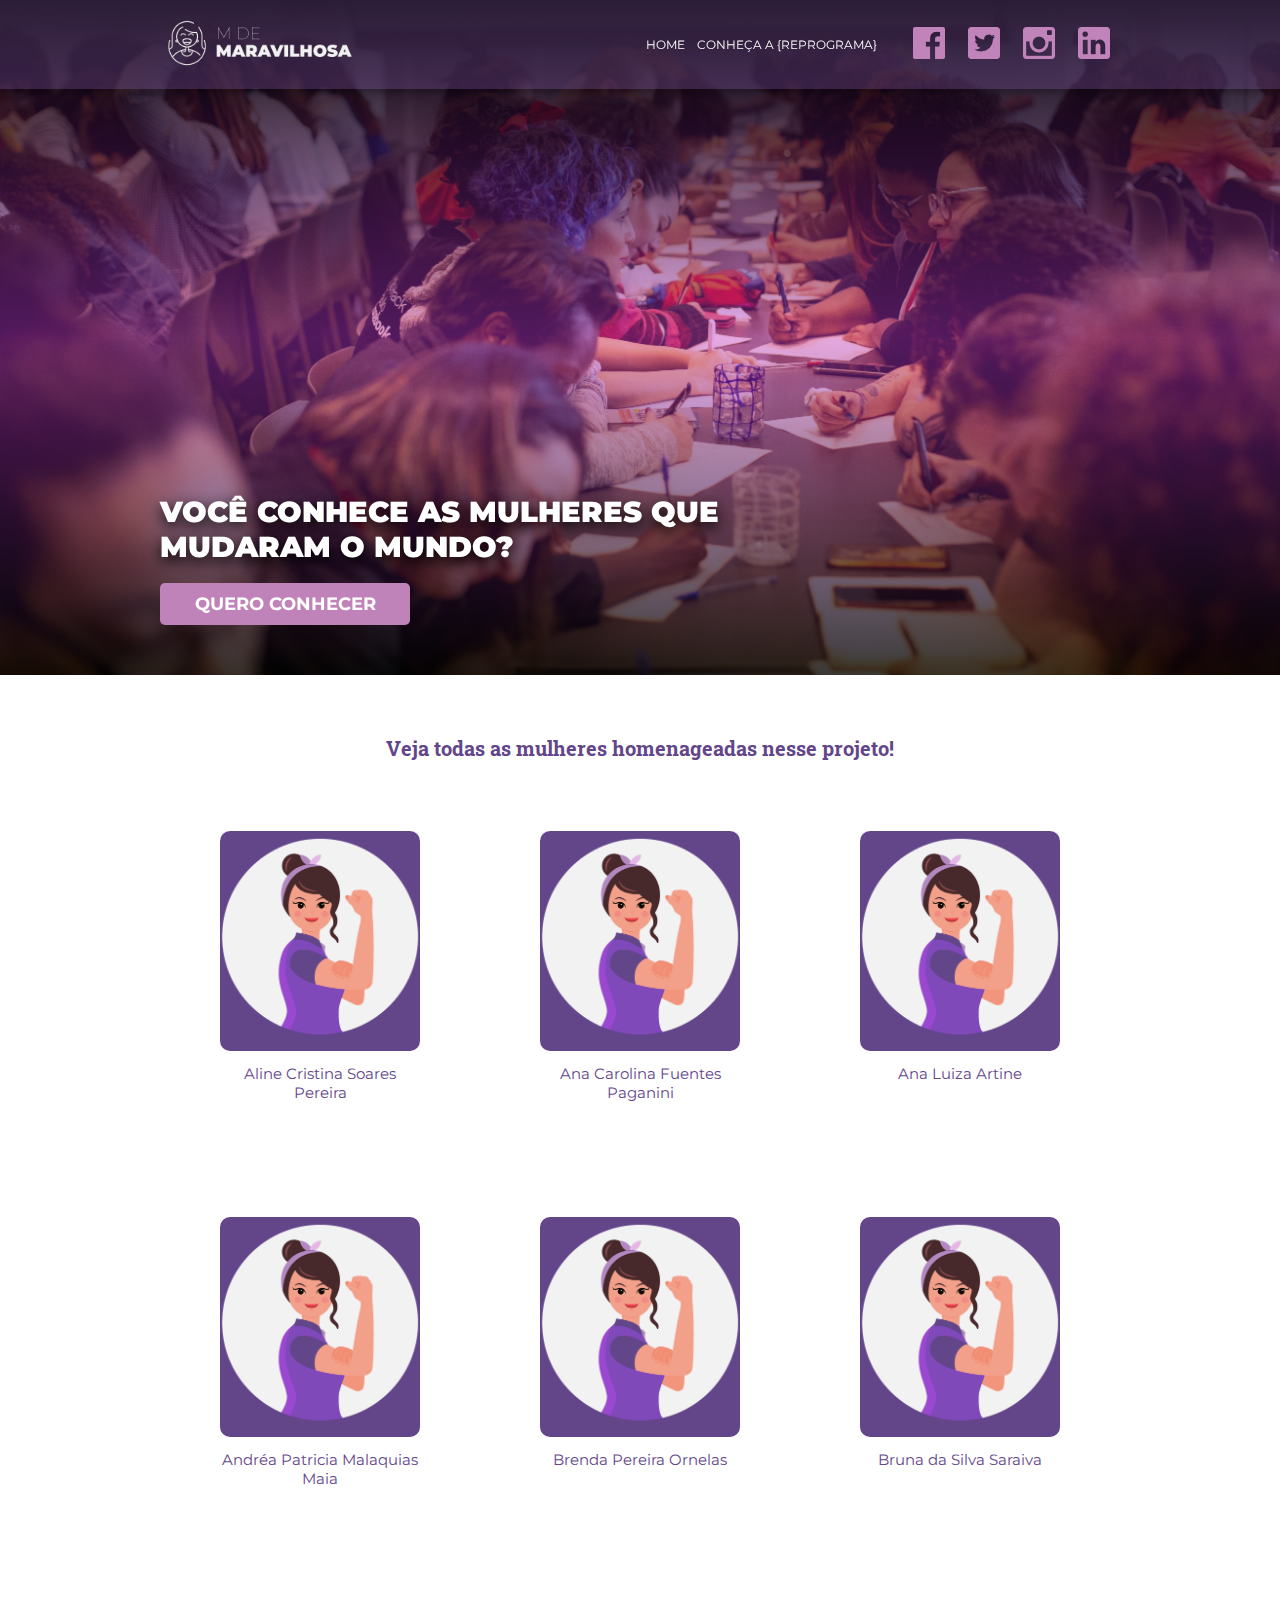
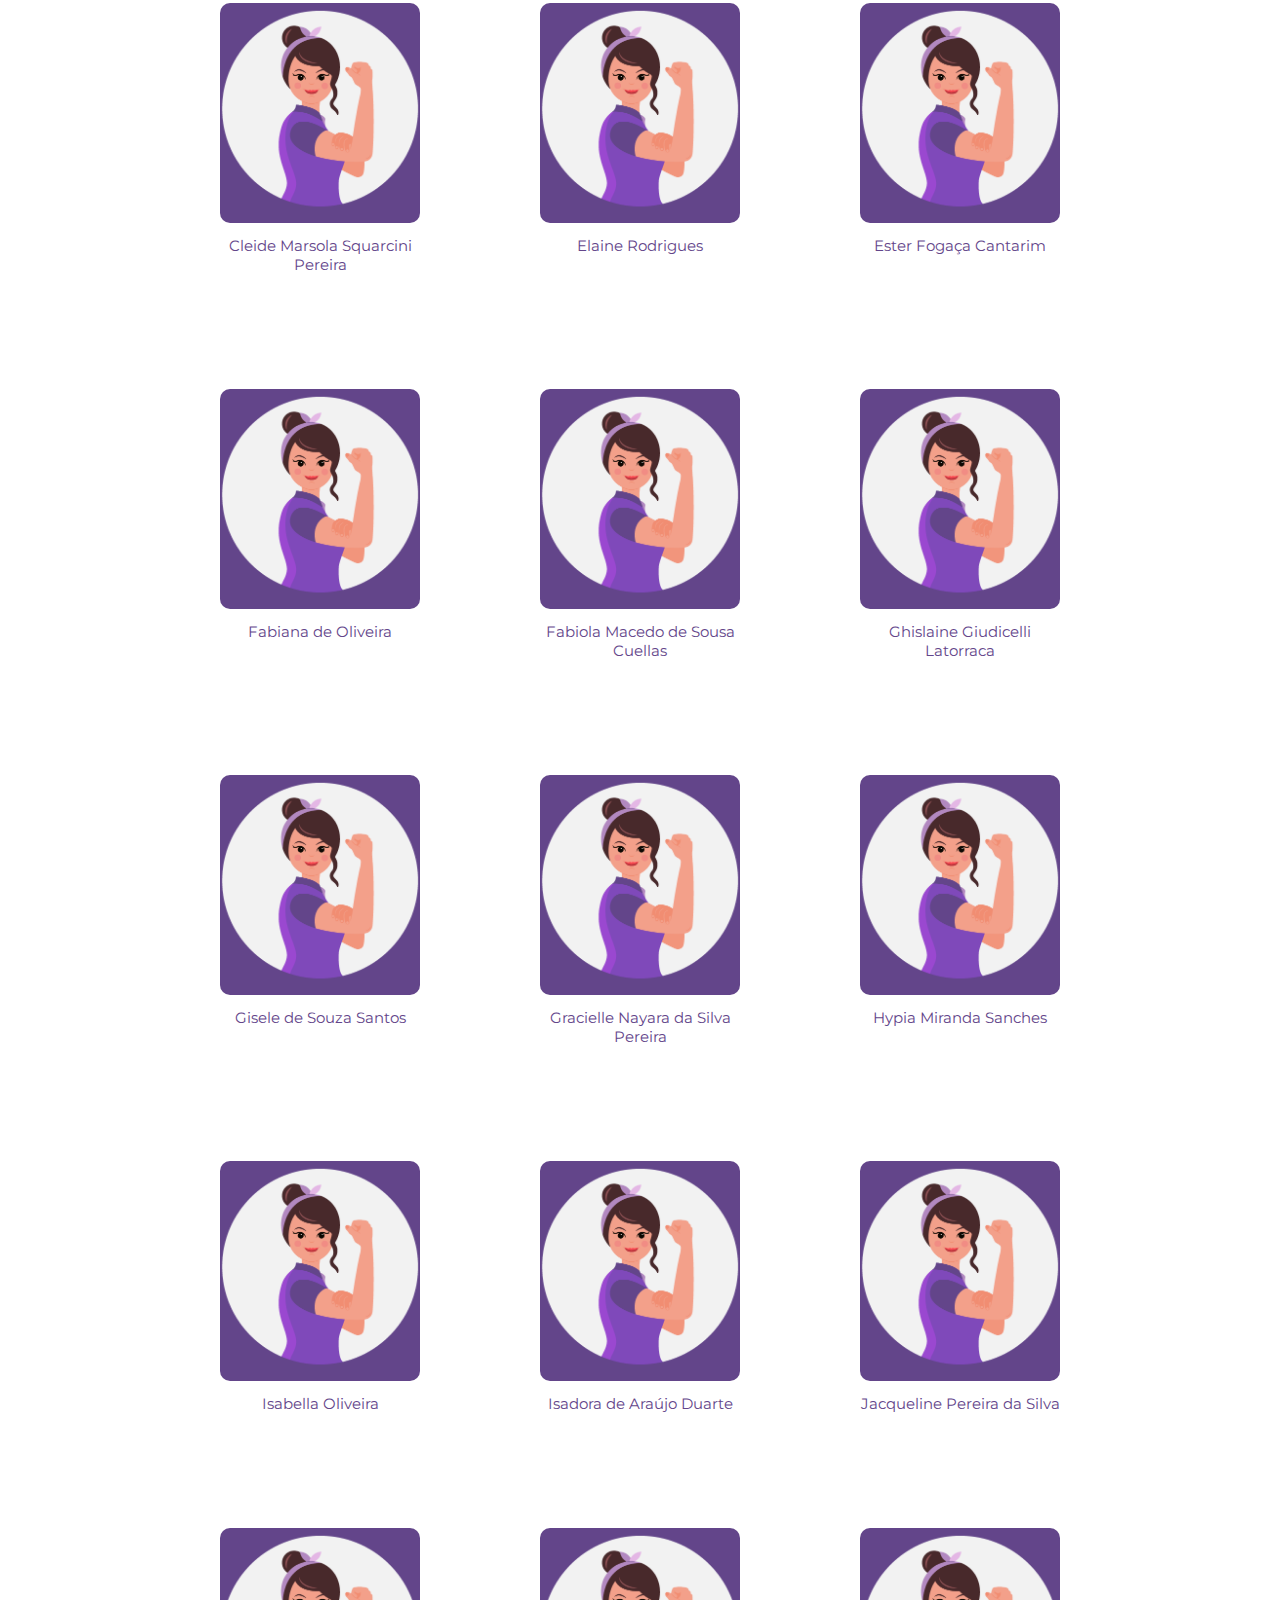
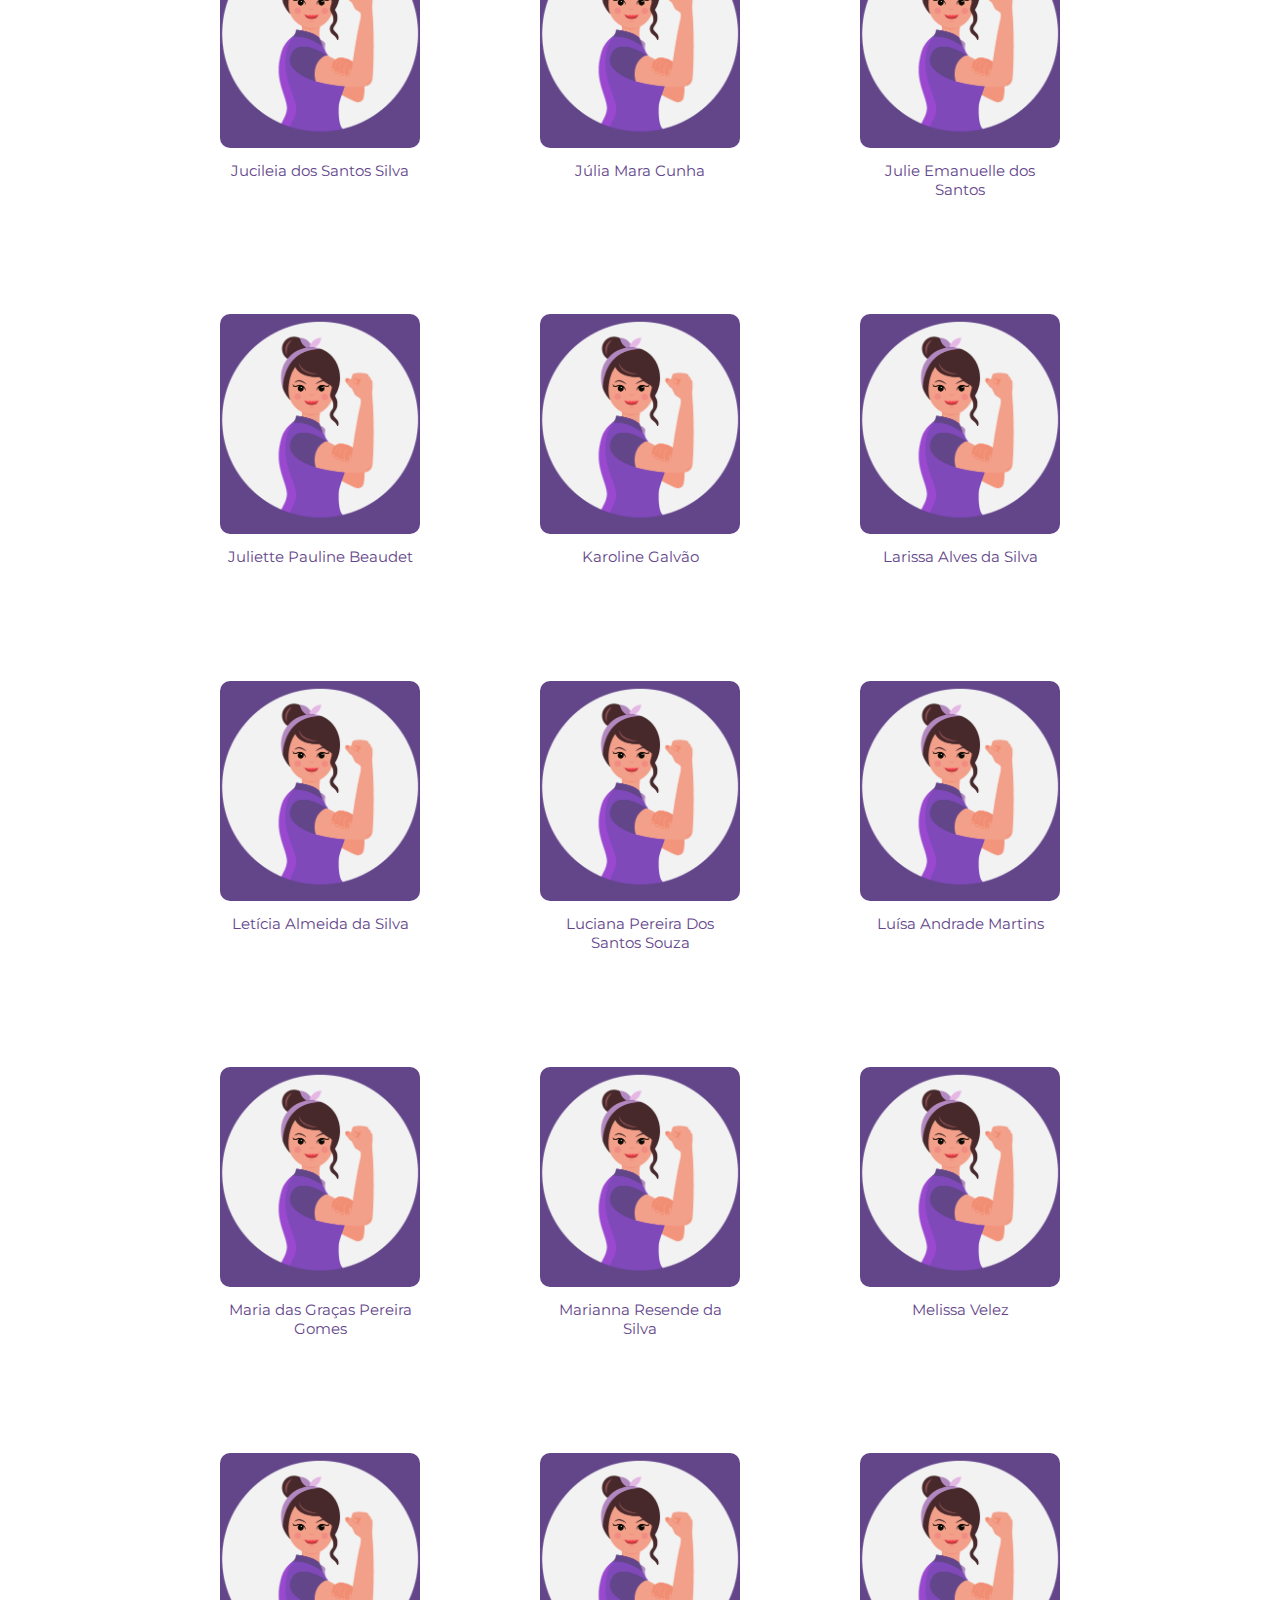
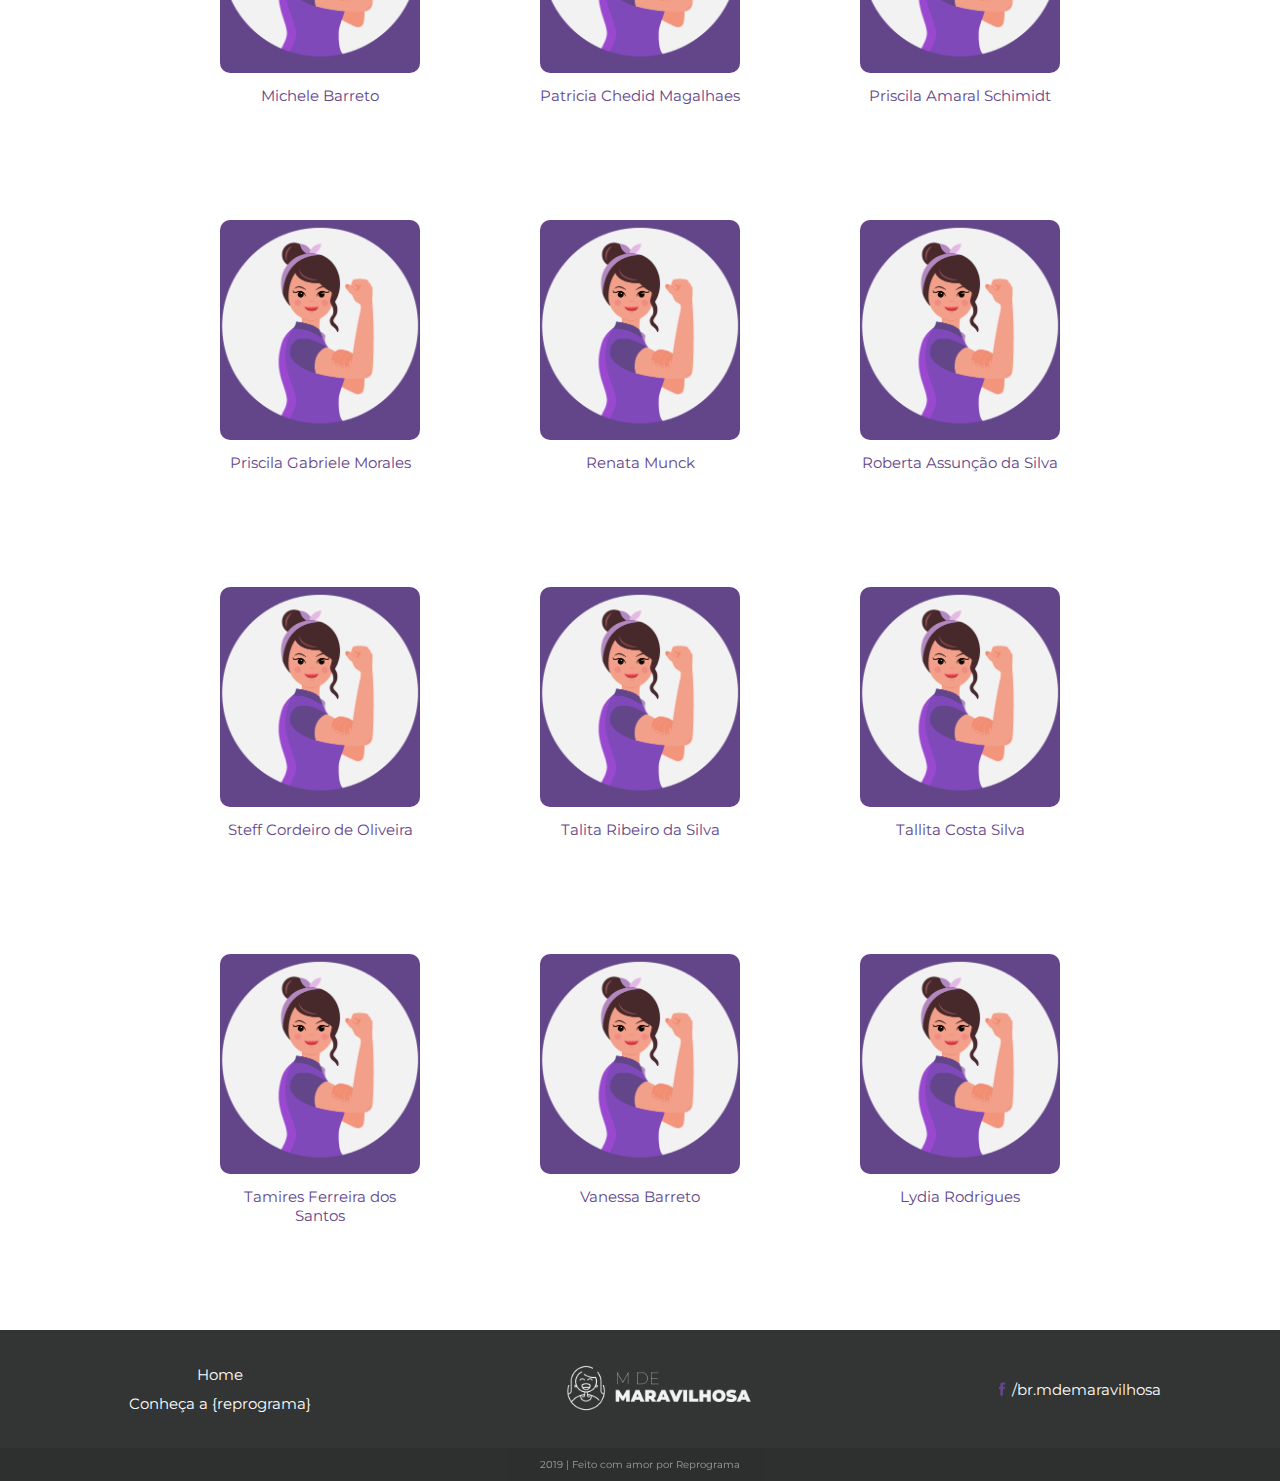
<file: On4-projeto-final-master/index.html>
<!DOCTYPE html>
<html>
  <head>
    <meta charset="utf-8" />
    <title>M de Maravilhosa</title>
    <meta name="viewport" content="width=device-width, initial-scale=1" />
    <link
      href="https://fonts.googleapis.com/css?family=Montserrat:400,700,900|Roboto+Slab:700|Roboto:400,400i"
      rel="stylesheet"
    />
    <link rel="stylesheet" href="css/navbar.css" />
    <link rel="stylesheet" href="css/footer.css" />
    <link rel="stylesheet" href="css/style.css" />
    <link rel="shortcut icon" href="favicon.ico" type="image/x-icon" />
    <link rel="icon" href="favicon.ico" type="image/x-icon" />
  </head>

  <body>
    <nav class="navegacao">
      <div class="navegacao__box container">
        <a class="navegacao__logo" href="index.html">
          <img
            class="img-responsive"
            src="img/logo-white.png"
            alt="Logo M de Maravilhosa"
          />
        </a>
        <div class="navegacao__itens" id="menuResponsivo">
          <div class="navegacao__nav">
            <ul>
              <li>
                <a href="index.html">Home</a>
              </li>
              <li>
                <a href="http://www.reprograma.com.br/" target="_blank"
                  >Conheça a {reprograma}</a
                >
              </li>
            </ul>
          </div>
          <div class="navegacao__redes-sociais">
            <a href="https://www.facebook.com/ReprogramaBr/" target="_blank">
              <img src="img/icon-facebook.png" alt="Ícone do Facebook" />
            </a>
            <a href="https://twitter.com/ReprogramaBr" target="_blank">
              <img src="img/icon-twitter.png" alt="Ícone do Twitter" />
            </a>
            <a href="https://www.instagram.com/reprogramabr/" target="_blank">
              <img src="img/icon-instagram.png" alt="Ícone do Instagram" />
            </a>
            <a
              href="https://www.linkedin.com/company/reprogramabr/"
              target="_blank"
            >
              <img src="img/icon-linkedin.png" alt="Ícone do LinkedIn" />
            </a>
          </div>
        </div>
        <div class="navegacao__menu-hamburguer" id="btnResponsivo">
          <a href="#">
            <img src="img/menu-nav.png" alt="Menu de navegação" />
          </a>
        </div>
      </div>
    </nav>
    <header class="header">
      <div class="container">
        <div class="principal">
          <h1 class="principal__titulo">
            Você conhece as mulheres que mudaram o mundo?
          </h1>
          <a class="principal__btn btn btn_roxo" href="#mulheres-maravilhosas"
            >Quero Conhecer</a
          >
        </div>
      </div>
    </header>
    <main>
      <section class="maravilhosas container" id="mulheres-maravilhosas">
        <h3 class="maravilhosas__titulo">
          Veja todas as mulheres homenageadas nesse projeto!
        </h3>
        <div class="maravilhosas__box">
          <div class="maravilhosas__perfil">
            <a href="#">
              <img class="img-responsive" src="./img/img-mulher.png" alt="" />
              <p>Aline Cristina Soares Pereira</p>
            </a>
          </div>

          <div class="maravilhosas__perfil">
            <a href="#">
              <img class="img-responsive" src="./img/img-mulher.png" alt="" />
              <p>Ana Carolina Fuentes Paganini</p>
            </a>
          </div>

          <div class="maravilhosas__perfil">
            <a href="#">
              <img class="img-responsive" src="./img/img-mulher.png" alt="" />
              <p>Ana Luiza Artine</p>
            </a>
          </div>

          <div class="maravilhosas__perfil">
            <a href="#">
              <img class="img-responsive" src="./img/img-mulher.png" alt="" />
              <p>Andréa Patricia Malaquias Maia</p>
            </a>
          </div>

          <div class="maravilhosas__perfil">
            <a href="#">
              <img class="img-responsive" src="./img/img-mulher.png" alt="" />
              <p>Brenda Pereira Ornelas</p>
            </a>
          </div>
          <div class="maravilhosas__perfil">
            <a href="#">
              <img class="img-responsive" src="./img/img-mulher.png" alt="" />
              <p>Bruna da Silva Saraiva</p>
            </a>
          </div>

          <div class="maravilhosas__perfil">
            <a href="#">
              <img class="img-responsive" src="./img/img-mulher.png" alt="" />
              <p>Cleide Marsola Squarcini Pereira</p>
            </a>
          </div>
          <div class="maravilhosas__perfil">
            <a href="#">
              <img class="img-responsive" src="./img/img-mulher.png" alt="" />
              <p>Elaine Rodrigues</p>
            </a>
          </div>

          <div class="maravilhosas__perfil">
            <a href="#">
              <img
                class="img-responsive img-elza"
                src="./img/img-mulher.png"
                alt=""
              />
              <p>Ester Fogaça Cantarim</p>
            </a>
          </div>

          <div class="maravilhosas__perfil">
            <a href="#">
              <img class="img-responsive" src="./img/img-mulher.png" alt="" />
              <p>Fabiana de Oliveira</p>
            </a>
          </div>

          <div class="maravilhosas__perfil">
            <a href="#">
              <img class="img-responsive" src="./img/img-mulher.png" alt="" />
              <p>Fabiola Macedo de Sousa Cuellas</p>
            </a>
          </div>

          <div class="maravilhosas__perfil">
            <a href="#">
              <img class="img-responsive" src="./img/img-mulher.png" alt="" />
              <p>Ghislaine Giudicelli Latorraca</p>
            </a>
          </div>

          <div class="maravilhosas__perfil">
            <a href="#">
              <img class="img-responsive" src="./img/img-mulher.png" alt="" />
              <p>Gisele de Souza Santos</p>
            </a>
          </div>

          <div class="maravilhosas__perfil">
            <a href="#">
              <img class="img-responsive" src="./img/img-mulher.png" alt="" />
              <p>Gracielle Nayara da Silva Pereira</p>
            </a>
          </div>

          <div class="maravilhosas__perfil">
            <a href="#">
              <img class="img-responsive" src="./img/img-mulher.png" alt="" />
              <p>Hypia Miranda Sanches</p>
            </a>
          </div>

          <div class="maravilhosas__perfil">
            <a href="#">
              <img class="img-responsive" src="./img/img-mulher.png" alt="" />
              <p>Isabella Oliveira</p>
            </a>
          </div>

          <div class="maravilhosas__perfil">
            <a href="#">
              <img class="img-responsive" src="./img/img-mulher.png" alt="" />
              <p>Isadora de Araújo Duarte</p>
            </a>
          </div>

          <div class="maravilhosas__perfil">
            <a href="#">
              <img class="img-responsive" src="./img/img-mulher.png" alt="" />
              <p>Jacqueline Pereira da Silva</p>
            </a>
          </div>

          <div class="maravilhosas__perfil">
            <a href="#">
              <img class="img-responsive" src="./img/img-mulher.png" alt="" />
              <p>Jucileia dos Santos Silva</p>
            </a>
          </div>

          <div class="maravilhosas__perfil">
            <a href="#">
              <img class="img-responsive" src="./img/img-mulher.png" alt="" />
              <p>Júlia Mara Cunha</p>
            </a>
          </div>

          <div class="maravilhosas__perfil">
            <a href="#">
              <img class="img-responsive" src="./img/img-mulher.png" alt="" />
              <p>Julie Emanuelle dos Santos</p>
            </a>
          </div>

          <div class="maravilhosas__perfil">
            <a href="#">
              <img class="img-responsive" src="./img/img-mulher.png" alt="" />
              <p>Juliette Pauline Beaudet</p>
            </a>
          </div>

          <div class="maravilhosas__perfil">
            <a href="#">
              <img class="img-responsive" src="./img/img-mulher.png" alt="" />
              <p>Karoline Galvão</p>
            </a>
          </div>

          <div class="maravilhosas__perfil">
            <a href="#">
              <img class="img-responsive" src="./img/img-mulher.png" alt="" />
              <p>Larissa Alves da Silva</p>
            </a>
          </div>

          <div class="maravilhosas__perfil">
            <a href="#">
              <img class="img-responsive" src="./img/img-mulher.png" alt="" />
              <p>Letícia Almeida da Silva</p>
            </a>
          </div>

          <div class="maravilhosas__perfil">
            <a href="#">
              <img class="img-responsive" src="./img/img-mulher.png" alt="" />
              <p>Luciana Pereira Dos Santos Souza</p>
            </a>
          </div>

          <div class="maravilhosas__perfil">
            <a href="#">
              <img class="img-responsive" src="./img/img-mulher.png" alt="" />
              <p>Luísa Andrade Martins</p>
            </a>
          </div>

          <div class="maravilhosas__perfil">
            <a href="#">
              <img class="img-responsive" src="./img/img-mulher.png" alt="" />
              <p>Maria das Graças Pereira Gomes</p>
            </a>
          </div>

          <div class="maravilhosas__perfil">
            <a href="#">
              <img class="img-responsive" src="./img/img-mulher.png" alt="" />
              <p>Marianna Resende da Silva</p>
            </a>
          </div>

          <div class="maravilhosas__perfil">
            <a href="#">
              <img class="img-responsive" src="./img/img-mulher.png" alt="" />
              <p>Melissa Velez</p>
            </a>
          </div>

          <div class="maravilhosas__perfil">
            <a href="#">
              <img class="img-responsive" src="./img/img-mulher.png" alt="" />
              <p>Michele Barreto</p>
            </a>
          </div>

          <div class="maravilhosas__perfil">
            <a href="#">
              <img class="img-responsive" src="./img/img-mulher.png" alt="" />
              <p>Patricia Chedid Magalhaes</p>
            </a>
          </div>

          <div class="maravilhosas__perfil">
            <a href="#">
              <img class="img-responsive" src="./img/img-mulher.png" alt="" />
              <p>Priscila Amaral Schimidt</p>
            </a>
          </div>

          <div class="maravilhosas__perfil">
            <a href="#">
              <img class="img-responsive" src="./img/img-mulher.png" alt="" />
              <p>Priscila Gabriele Morales</p>
            </a>
          </div>

          <div class="maravilhosas__perfil">
            <a href="#">
              <img class="img-responsive" src="./img/img-mulher.png" alt="" />
              <p>Renata Munck</p>
            </a>
          </div>

          <div class="maravilhosas__perfil">
            <a href="#">
              <img class="img-responsive" src="./img/img-mulher.png" alt="" />
              <p>Roberta Assunção da Silva</p>
            </a>
          </div>

          <div class="maravilhosas__perfil">
            <a href="../On4-projeto-final-master/maravilhosas/steff-oliveira/naoko-takeuchi.html">
              <img class="img-responsive" src="./img/img-mulher.png" alt="" />
              <p>Steff Cordeiro de Oliveira</p>
            </a>
          </div>

          <div class="maravilhosas__perfil">
            <a href="#">
              <img class="img-responsive" src="./img/img-mulher.png" alt="" />
              <p>Talita Ribeiro da Silva</p>
            </a>
          </div>

          <div class="maravilhosas__perfil">
            <a href="#">
              <img class="img-responsive" src="./img/img-mulher.png" alt="" />
              <p>Tallita Costa Silva</p>
            </a>
          </div>

          <div class="maravilhosas__perfil">
            <a href="#">
              <img class="img-responsive" src="./img/img-mulher.png" alt="" />
              <p>Tamires Ferreira dos Santos</p>
            </a>
          </div>

          <div class="maravilhosas__perfil">
            <a href="#">
              <img class="img-responsive" src="./img/img-mulher.png" alt="" />
              <p>Vanessa Barreto</p>
            </a>
          </div>

          <div class="maravilhosas__perfil">
            <a href="#">
              <img class="img-responsive" src="./img/img-mulher.png" alt="" />
              <p>Lydia Rodrigues</p>
            </a>
          </div>

        </div>
      </section>
    </main>
    <footer class="rodape">
      <div class="rodape__principal">
        <ul class="rodape__navegacao">
          <li>
            <a href="index.html">Home</a>
          </li>
          <li>
            <a href="http://www.reprograma.com.br/" target="_blank"
              >Conheça a {reprograma}</a
            >
          </li>
        </ul>
        <div class="rodape__logo">
          <img
            class="img-responsive"
            src="img/logo-white.png"
            alt="logo M de Maravilhosa"
          />
        </div>
        <div class="rodape__redes-sociais">
          <a href="https://www.facebook.com/ReprogramaBr/" target="_blank">
            <img src="img/fb-icone.png" alt="Icone do facebook Reprograma" />
            <span>/br.mdemaravilhosa</span>
          </a>
        </div>
      </div>
      <div class="rodape__cc">
        <p>2019 | Feito com amor por Reprograma</p>
      </div>
    </footer>

    <script src="js/script.js"></script>
  </body>
</html>
</file>
<file: On4-projeto-final-master/css/navbar.css>
/* --- NAV --- */
.navegacao {
  background-color: #6745826b;
  color: white;
  text-transform: uppercase;
  box-shadow: 0px 5px 5px rgba(0, 0, 0, 0.2);
  padding: 1.5rem;
  z-index: 99;
  position: fixed;
  width: 100%;
  transition: all 1s;
}

.navegacao__logo {
  max-width: 200px;
}

.navegacao__box {
  display: flex;
  align-items: center;
  justify-content: space-between;
}

.navegacao__itens {
  transition: all 1s;
  position: absolute;
  right: -800px;
  top: 85px;
  width: 100%;
  text-align: center;
  padding: 3rem 0;
}

.navegacao__itens.ativo {
  display: block;
  right: 0;
  top: 85px;
  width: 100%;
  text-align: center;
  padding: 3rem 0;
  transition: right 0.5s;
}

.navegacao__itens li > a {
  transition: all 0.5s;
}

.navegacao__itens li > a:hover {
  color: #c083b9;
}

.navegacao__menu-hamburguer img {
  border-radius: 5px;
}

.navegacao__nav {
  margin-bottom: 3rem;
  margin-right: 2rem;
}

.navegacao__nav li {
  font-size: 1.5rem;
  margin: 1rem;
}

.navegacao__redes-sociais a {
  margin: 0 1rem;
}
</file>
<file: On4-projeto-final-master/css/footer.css>
/* --- FOOTER --- */
.rodape {
  background-color: #323534;
  color: white;
  font-size: 0.9rem;
  display: flex;
  flex-direction: column;
  align-items: center;
  padding-top: 0.8rem;
}

.rodape__principal {
  display: flex;
  flex-direction: column;
  justify-content: space-between;
  align-items: center;
  text-align: center;
  padding: 1.5rem 0;
}

.rodape__principal > * {
  margin: 1rem 0;
}

.rodape__navegacao > li {
  font-size: 1.1rem;
  margin: 1rem;
}

.rodape__navegacao a {
  transition: all 0.5s;
}

.rodape__navegacao a:hover {
  color: #c083b9;
}

.rodape__logo {
  max-width: 200px;
}

.rodape__redes-sociais a {
  display: flex;
  align-items: center;
  justify-content: center;
  transition: all 0.5s;
}

.rodape__redes-sociais a:hover {
  color: #c083b9;
}

.rodape__redes-sociais img {
  max-width: 10px;
  margin-right: 0.5rem;
}

.rodape__redes-sociais span {
  display: flex;
  font-size: 1.5rem;
}

.rodape__cc {
  width: 100%;
  background-color: #292a2a;
  font-size: 1rem;
  opacity: 0.5;
  text-align: center;
}
</file>
<file: On4-projeto-final-master/css/style.css>
/* --- MOBILE FIRST - iPhone 7 - width < 768px --- */
/* --- GERAL --- */
/*
unidades preferidas para esse CSS
margin, padding: rem
font-size: rem
width: %
max-width: % ou px
*/

* {
  box-sizing: border-box;
}

html {
  font-size: 10px; /* definir uma font-size padrão */
}

body {
  font-family: "Montserrat", Arial, Helvetica, sans-serif;
  margin: 0;
}

a {
  text-decoration: none;
  color: inherit;
}

ul {
  padding: 0;
}

li {
  list-style: none;
}

/* define que as imagens tem que ter o tamanho máximo da div mãe */
.img-responsive {
  width: 100%;
}

/* define o tamanho da caixa */
.container {
  margin: 0 auto;
  width: 100%;
  max-width: 960px;
}

/* --- BOTAO --- */

.btn {
  text-transform: uppercase;
  font-weight: bold;
  padding: 1rem 3rem;
  border-radius: 5px;
  font-size: 1.8rem;
}

.btn_roxo {
  color: white;
  background-color: #c083b9;
  display: block;
  max-width: 250px;
  text-align: center;
  transition: all 0.5s;
  margin: 0 auto;
}

.btn_roxo:hover,
.btn_roxo:focus {
  transform: translateY(-1rem);
  box-shadow: 0 10px 10px rgba(0, 0, 0, 0.2);
  background-color: rgb(192, 156, 188);
}

.btn_roxo:active {
  transform: translateY(-3rem);
  box-shadow: 0 5px 5px rgba(0, 0, 0, 0.2);
}

.btn_center {
  margin: 0 auto;
}

/* --- HEADER --- */
.header {
  min-height: 70vh;
  height: 480px;
  background: linear-gradient(
      to top,
      rgba(3, 3, 3, 0.781) 0,
      rgba(196, 61, 223, 0.418) 50%,
      black 100%
    ),
    url(../img/reprograma3.jpeg);
  background-size: cover;
  filter: contrast(100%);
  background-position-y: center;
  background-position-x: center;
  background-repeat: no-repeat;
  display: flex;
  align-items: flex-end;
  text-align: center;
  padding: 11rem 2rem 5rem 2rem;
  color: white;
}

.principal__titulo {
  text-transform: uppercase;
  font-size: 2.5rem;
  font-weight: 900;
  text-shadow: 0px 5px 15px black;
}

.principal__sub {
  font-weight: 300;
  margin: 2rem 0 3rem 0;
  font-size: 1.8rem;
  text-shadow: 0px 0px 15px black;
}

/* --- SECTION MARAVILHOSAS --- */
.maravilhosas__titulo {
  font-family: "Roboto Slab", Arial, Helvetica, sans-serif;
  color: #63458a;
  font-size: 2rem;
  text-align: center;
}

.maravilhosas__box {
  display: flex;
  flex-wrap: wrap;
  justify-content: space-around;
  text-align: center;
  color: #63458a;
}

.maravilhosas__perfil {
  max-width: 120px;
  margin: 2rem;
}

.maravilhosas__perfil img {
  background-color: #63458a;
  border-radius: 10px;
  min-height: 125px;
  max-height: 220px;
  object-fit: cover;
}

.maravilhosas__perfil a img {
  transition: all 0.5s;
}

.maravilhosas__perfil a:hover {
  text-decoration: underline;
}

.maravilhosas__perfil a:hover img {
  box-shadow: 0 3px 10px rgba(0, 0, 0, 0.2);
}

/* --- PEFIL DIVA--- */
.secao-diva {
  display: flex;
  flex-direction: column;
  align-items: center;
  justify-content: center;
  padding: 5rem 2rem;
  margin: 0 auto;
}

.secao-diva__titulo {
  text-align: center;
  font-family: "Roboto Slab", Arial, Helvetica, sans-serif;
  font-size: 2rem;
  color: #674582;
}

.secao-diva__titulo_esq {
  margin-right: auto;
}

.secao-diva p {
  color: #63458a;
  font-size: 1.6rem;
  line-height: 1.5;
}

.secao-diva__introducao {
  display: flex;
  flex-direction: column;
  align-items: center;
}

.secao-diva__foto-perfil {
  max-width: 18rem;
  margin: 1rem;
}

.secao-diva__citacao p {
  transition: all 0.5s;
  font-weight: bold;
  border: 1px solid #63458a;
  text-align: center;
  padding: 1rem;
  font-size: 1.7rem;
}

.secao-diva__citacao p:hover {
  transform: scale(1.1);
}

.secao-diva__historia {
  display: flex;
  flex-direction: column;
  align-items: center;
  padding: 5rem 0;
}

/* --- AUTORA --- */
.secao-autora {
  display: flex;
  flex-direction: column;
  justify-content: space-around;
  align-items: center;
}

.secao-autora__container {
  display: flex;
  justify-content: center;
  flex-direction: column;
  align-items: center;
  width: 400px;
  border-radius: 5px;
}

.arrow {
  cursor: pointer;
  width: 0;
  height: 0;
  border-bottom: 10px solid transparent;
  border-left: 10px solid transparent;
  border-right: 10px solid transparent;
  border-top: 10px solid #63458a;
  transition: all 0.5s;
}

.arrow-close {
  cursor: pointer;
  transition: all 0.5s;
  width: 0;
  height: 0;
  border-bottom: 10px solid #63458a;
  border-left: 10px solid transparent;
  border-right: 10px solid transparent;
  border-top: 10px solid transparent;
  margin-bottom: 25px;
}

.secao-autora__foto a:hover {
  opacity: 0.8;
}

.secao-autora__dados {
  color: #63458a;
}

.secao-autora__dados p {
  margin: 15px;
  display: inline-block;
  font-size: 20px;
}

.secao-autora__dados span {
  font-size: 28px;
}

.secao-autora a {
  font-style: italic;
  text-decoration: underline;
}
.secao-autora__about {
  background-color: rgb(248, 205, 248);
  border-radius: 5px;
  display: flex;
  flex-direction: row;
}
.secao-autora__about img {
  border-radius: 8px;
  width: 75px;
  height: 110px;
  margin: 10px;
}

.secao-autora__about p {
  line-height: 23px;
  font-size: 15px;
  margin-right: 10px;
}

.closed {
  display: none;
  transition: all 1s;
}
.opened {
  display: flex;
  transition: all 1s;
}

.secao-cta {
  text-align: right;
  padding: 4rem 4rem;
}

.secao-cta__btn {
  padding: 10px 25px;
  border-radius: 5px;
  background-color: #674582;
  color: white;
  font-size: 20px;
}

.secao-cta__btn:hover {
  opacity: 0.8;
}
/*** MEDIA QUERIES ***/
/* TABLET */
@media (min-width: 768px) {
  /* --- NAV --- */
  .navegacao__itens {
    position: static;
    display: flex;
    padding: 0;
    width: auto;
  }

  .navegacao__nav {
    margin-bottom: 0;
  }

  .navegacao__itens ul {
    display: flex;
    justify-content: space-around;
    width: 100%;
    align-items: center;
    text-align: center;
  }

  .navegacao__itens li {
    font-size: 1.2rem;
    margin: 0 0.6rem;
  }

  .navegacao__menu-hamburguer {
    display: none;
  }

  /* --- HEADER --- */
  .header {
    min-height: 75vh;
    background-size: cover;
    background-position-y: 0;
    text-align: left;
    padding: 5rem 10rem;
  }

  .principal__titulo {
    font-size: 2.9rem;
  }

  .principal__sub {
    font-size: 1.8rem;
  }

  .principal__btn {
    margin: 0;
  }

  /* --- SECTION MARAVILHOSAS --- */
  .maravilhosas {
    padding: 4rem 0;
  }

  .maravilhosas__box > div {
    max-width: 200px;
    margin: 5rem;
  }

  .maravilhosas__perfil img {
    min-height: 220px;
  }
  .maravilhosas__perfil p {
    font-size: 1.5rem;
    margin-top: 1rem;
  }

  /* --- FOOTER --- */
  .rodape {
    padding-top: 0;
  }

  .rodape__principal {
    flex-direction: row;
    justify-content: space-around;
    align-items: center;
    width: 100%;
  }

  .rodape__logo img {
    max-width: 250px;
  }

  .rodape__navegacao > li {
    font-size: 1.5rem;
  }
}

@media (min-width: 1024px) {
  .principal {
    max-width: 650px;
  }
  .secao-diva__introducao {
    flex-direction: row;
    margin: 3rem 0;
  }
  .secao-diva__foto-perfil {
    max-width: 100%;
    margin: 0 4rem;
  }
  .secao-diva p {
    font-size: 1.7rem;
  }
  .secao-diva__citacao p {
    font-size: 2.5rem;
    padding: 4rem;
  }
  .secao-autora__about {
    max-width: 400px;
    flex-direction: row;
    text-align: left;
    align-items: center;
    justify-content: center;
    padding: 0;
  }
  .secao-autora__dados {
    margin: 0 3rem;
  }
}

/* DESKTOP */
@media (min-width: 1440px) {
  .navegacao__box {
    max-width: 80%;
  }
  .header {
    min-height: 90vh;
    background-position-y: 25%;
  }
  .navegacao__itens li {
    font-size: 1.5rem;
    margin: 0 1rem;
  }
  .principal {
    max-width: 650px;
  }
}
</file>
